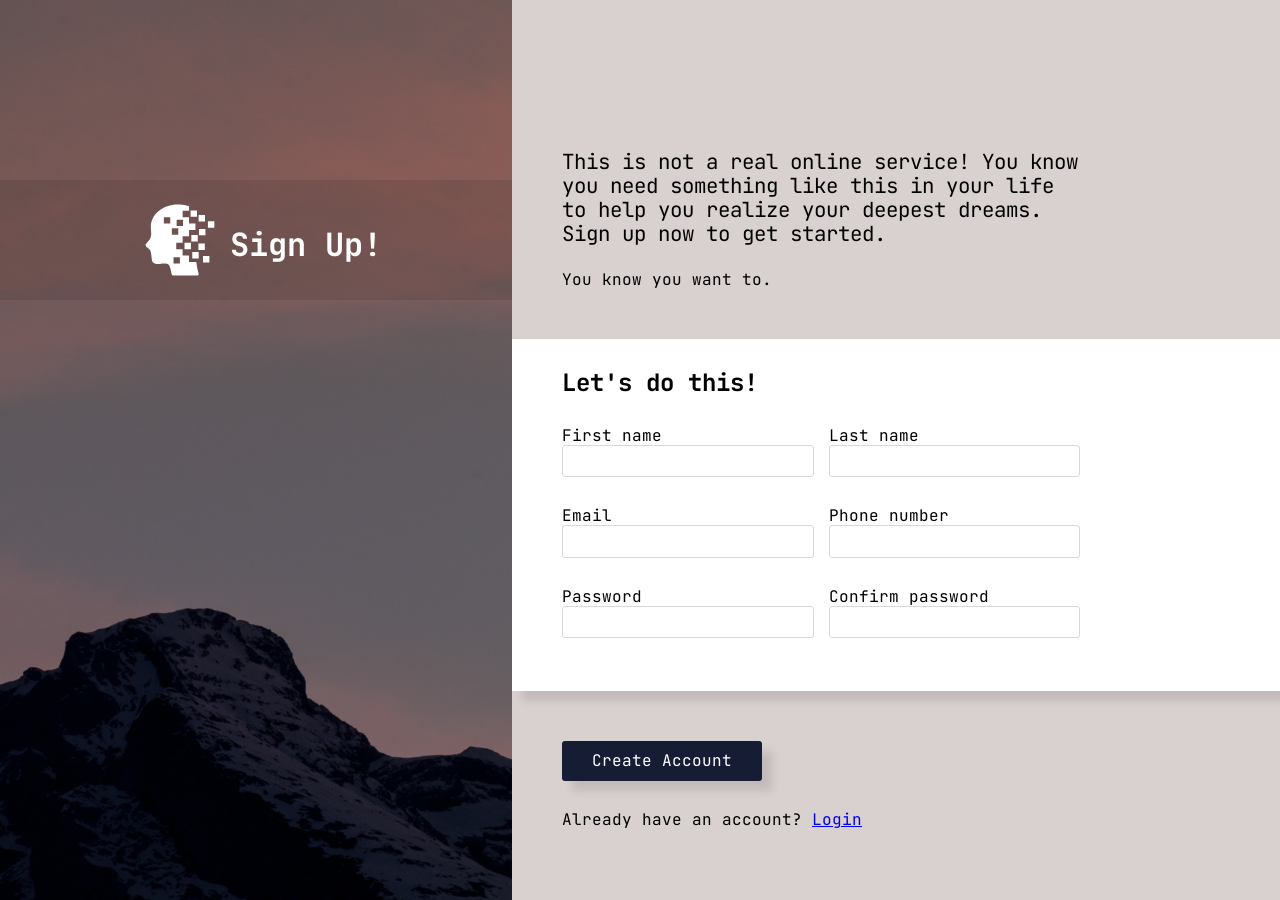
<file: index.html>
<!DOCTYPE html>
<html lang="en">
  <head>
    <meta charset="UTF-8" />
    <meta http-equiv="X-UA-Compatible" content="IE=edge" />
    <meta name="viewport" content="width=device-width, initial-scale=1.0" />
    <link rel="stylesheet" href="./styles/normalize.css" />
    <link rel="stylesheet" href="./styles/style.css" />
    <title>Sign Up</title>
  </head>
  <body>
    <div class="brand-container">
      <div class="logo-container">
        <img
          class="logo"
          src="./assets/noun-alzheimer-2686167.min.svg"
          alt="Logo"
        />
        <h1 class="logo-text">Sign Up!</h1>
      </div>
    </div>
    <div class="form-container-bg">
      <div class="form-container">
        <div class="cta">
          <p class="cta-description">
            This is not a real online service! You know you need something like
            this in your life to help you realize your deepest dreams. Sign up
            now to get started.
          </p>
          <p class="cta-one-line">You know you want to.</p>
        </div>
        <div class="form">
          <form action="#" method="post">
            <div class="form-white">
              <h2>Let's do this!</h2>
              <div class="form-row">
                <div class="form-cell">
                  <label for="first-name">First name</label>
                  <input type="text" name="firstName" id="first-name" />
                </div>
                <div class="form-cell">
                  <label for="last-name">Last name</label>
                  <input type="text" name="lastName" id="last-name" />
                </div>
              </div>
              <div class="form-row">
                <div class="form-cell">
                  <label for="email">Email</label>
                  <input type="email" name="email" id="email" />
                </div>
                <div class="form-cell">
                  <label for="phone-num">Phone number</label>
                  <input type="tel" name="phoneNum" id="phone-num" />
                </div>
              </div>
              <div class="form-row">
                <div class="form-cell">
                  <label class="password-label" for="password">Password</label>
                  <input type="password" name="password" id="password" />
                </div>
                <div class="form-cell confirm-div">
                  <label class="confirm-label" for="confirm-password">Confirm password</label>
                  <input
                    type="password"
                    name="confirmPassword"
                    id="confirm-password"
                  />
                  
                </div>
              </div>
            </div>
            <button class="submit-btn" type="submit">Create Account</button>
          </form>
          <p class="login-text">Already have an account? <a href="#">Login</a></p>
        </div>
      </div>
    </div>

    <script src="./signUp.js"></script>
  </body>
</html>
</file>
<file: styles/style.css>
@import url("https://fonts.googleapis.com/css2?family=JetBrains+Mono:ital,wght@0,100;0,200;0,300;0,400;0,500;0,600;0,700;0,800;1,100;1,200;1,300;1,400;1,500;1,600;1,700;1,800&display=swap");

* {
  margin: 0;
  padding: 0;
  box-sizing: border-box;
}

body {
  font-family: "JetBrains Mono", monospace;
  display: flex;
}

.brand-container {
  background-image: url("../assets/beat-schuler-hO-h0MkyLwY-unsplash.jpg");
  background-size: cover;
  background-repeat: no-repeat;
  background-position: top left;
  height: 100vh;
  color: white;
  display: flex;
  justify-content: center;
  align-items: flex-start;
  flex: 1;
  /* filter: drop-shadow(10px 10px 4px rgba(0, 0, 0, 0.1)); */
}

.logo-container {
  display: flex;
  justify-content: center;
  align-items: center;
  width: 100%;
  background-color: rgba(0, 0, 0, 0.1);
  padding-top: 20px;
  margin-top: 20vh;
}

.logo-text {
  position: relative;
  bottom: 5px;
}

.logo {
  width: 100px;
  height: auto;
}

.form-container-bg {
  flex: 1.5;
  background-color: #d9d0d0;
}

.form-container {
  display: flex;
  flex-direction: column;
  margin-top: 150px;
}

.cta,
.form-white,
.login-text {
  padding-left: 50px;
  padding-right: 200px;
}

.submit-btn {
  margin-left: 50px;
  margin-right: 200px;
  margin-bottom: 30px;
  width: 200px;
  height: 40px;
  background-color: #161c33;
  color: white;
  border: none;
  border-radius: 3px;
  filter: drop-shadow(10px 10px 4px rgba(0, 0, 0, 0.1));
  transition: 0.3s background-color;
}

.submit-btn:hover {
  background-color: #252c47;

}

.cta-description {
  font-size: 1.3rem;
  margin-bottom: 25px;
}

.cta-one-line {
  margin-bottom: 50px;
}

.form-row {
  display: flex;
  gap: 15px;
}

.form-cell {
  display: flex;
  flex-direction: column;
  flex: 1;
}

.form-white {
  background-color: white;
  width: 100%;
  padding-top: 30px;
  padding-bottom: 30px;
  display: flex;
  flex-direction: column;
  gap: 30px;
  margin-bottom: 50px;
  filter: drop-shadow(10px 10px 4px rgba(0, 0, 0, 0.1));
}

input[type="text"],
input[type="email"],
input[type="tel"],
input[type="password"] {
  background-color: #ffffff;
  border: 1px solid #d6d9dc;
  border-radius: 3px;
  width: 100%;
  padding: 7px;
  font-size: 14px;
  transition: border 0.3s, filter 0.3s;
}

input:invalid {
  border: 1px solid red;
}

.error {
  border: 1px solid red !important;
}

.error-text {
  margin-top: 5px;
  color: red;
}

input:hover {
  border: 1px solid #b6bdc5;
}

input:focus {
  border: 1px solid #8391a1;
  filter: drop-shadow(10px 10px 4px rgba(0, 0, 0, 0.1));
  outline: none;
}
</file>
